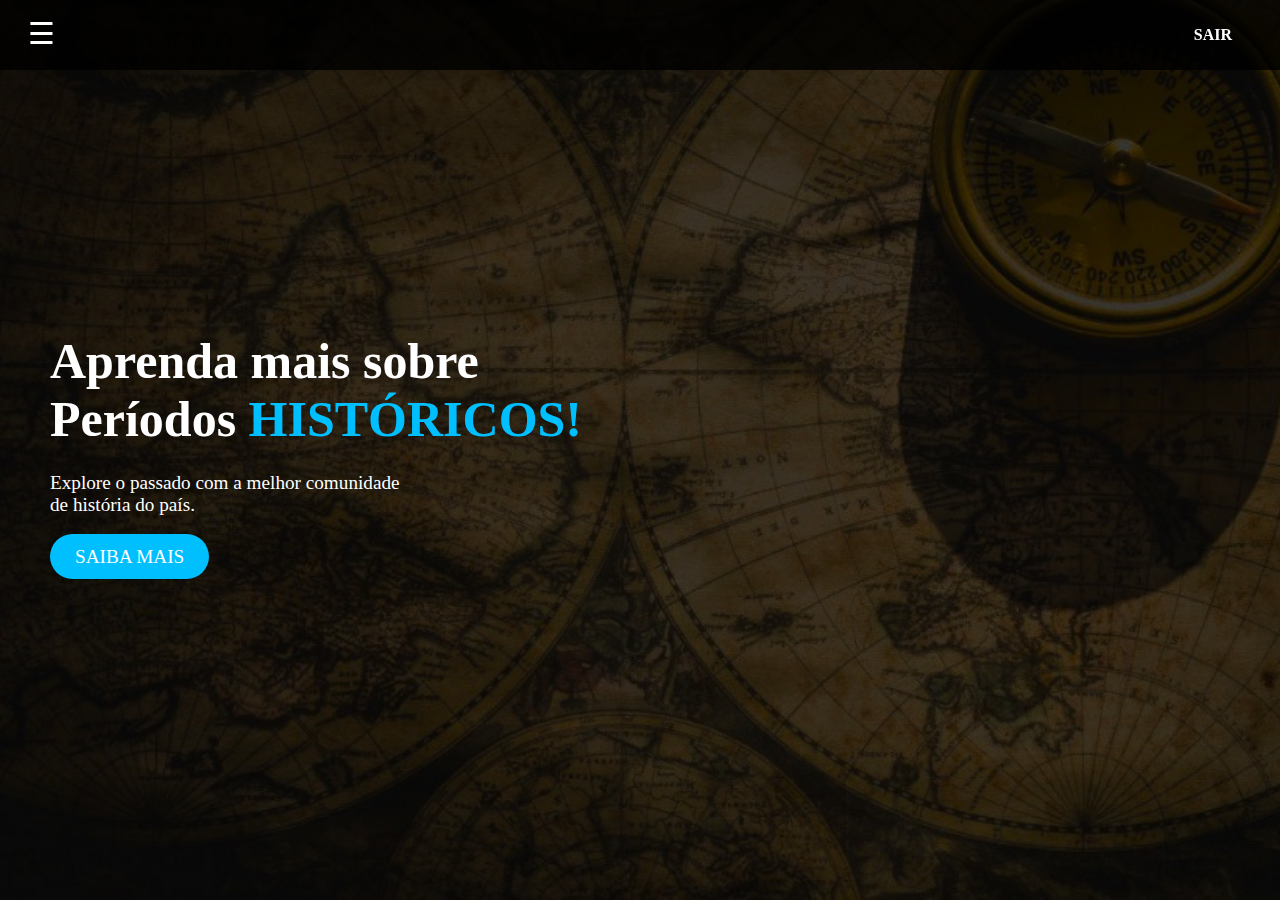
<file: Hist-ria-main/INDEX.html>
<!DOCTYPE html>
<html lang="pt-BR">
<head>
    <meta charset="UTF-8">
    <meta name="viewport" content="width=device-width, initial-scale=1.0">
    <title>Períodos Históricos</title>
    <link rel="stylesheet" href="css.css">
</head>
<body>
    <header>
        <div class="menu">
            <div class="menu-icon">&#9776;</div>
            <a href="login.html" class="login-link">SAIR</a>
        </div>
    </header>
    <section class="hero">
        <div class="overlay"></div>
        <div class="content">
            <h4>Aprenda mais sobre<br> Períodos <span class="highlight">HISTÓRICOS!</span></h4>
            <p>Explore o passado com a melhor comunidade<br> de história do país.</p>
            <a href="periodos.html" class="cta-button">SAIBA MAIS</a>

        </div>
    </section>
</body>
</html>
</file>
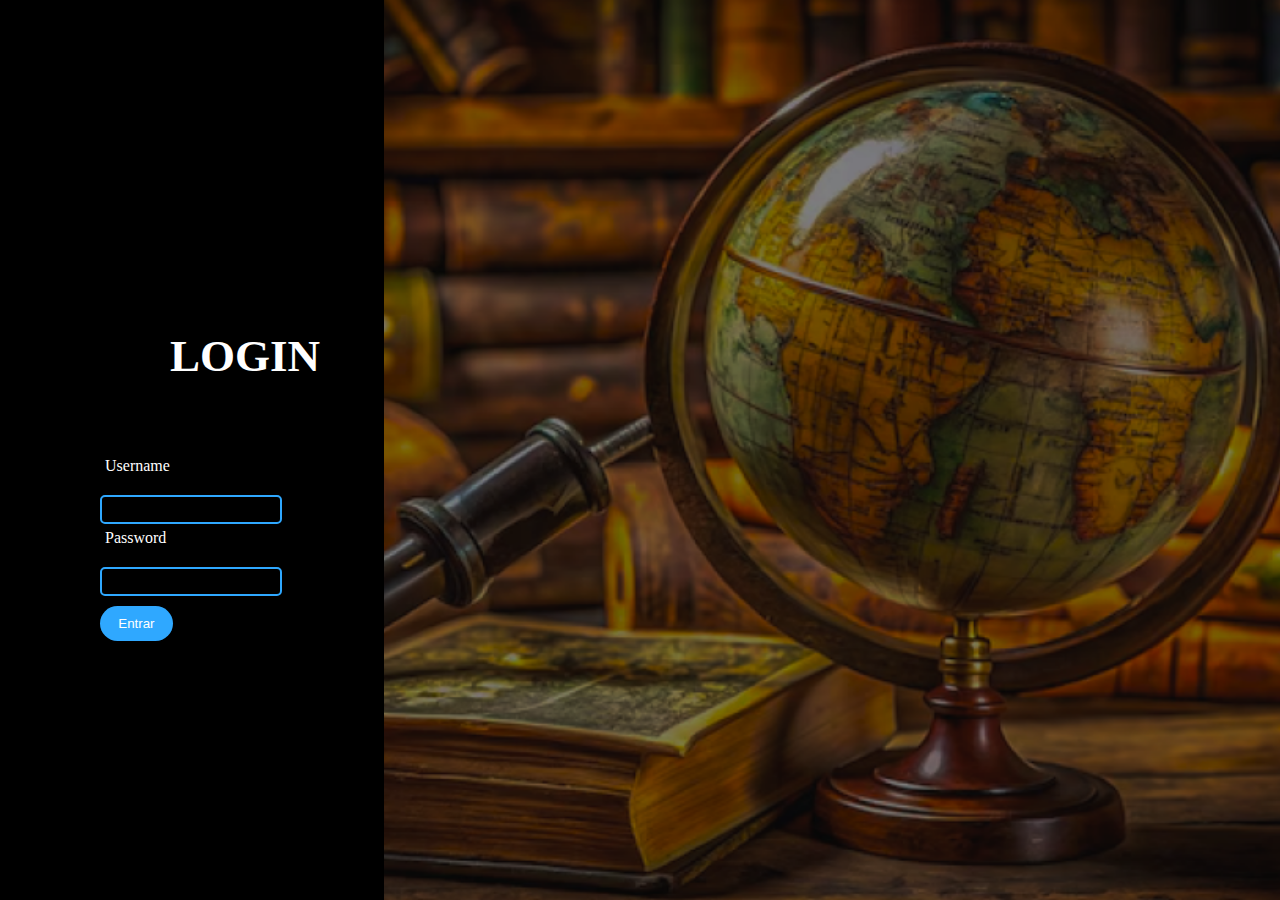
<file: Hist-ria-main/login.html>
<!DOCTYPE html>
<html lang="pt-BR">
<head>
    <meta charset="UTF-8">
    <meta name="viewport" content="width=device-width, initial-scale=1.0">
    <title>Login</title>
    <link rel="stylesheet" href="login.css">
</head>
<body>
    <div class="login-container">
        <div class="login-box">
            <h1>LOGIN</h1>
            <form id="loginForm">
                <label for="username">Username</label>
                <input type="text" id="username" name="username" placeholder="" required>

                <label for="password">Password</label>
                <input type="password" id="password" name="password" placeholder="" required>

                <button type="submit">Entrar</button>
            </form>
        </div>
        <div class="image-box"></div>
    </div>

    <script>
        document.getElementById('loginForm').addEventListener('submit', function(event) {
            event.preventDefault(); 

            const username = document.getElementById('username').value;
            const password = document.getElementById('password').value;

            if (username === "AlunoSesi" && password === "707070") {
                window.location.href = "INDEX.html"; 
            } else {
                alert("Usuário ou senha incorretos.");
            }
        });
    </script>
</body>
</html>
</file>
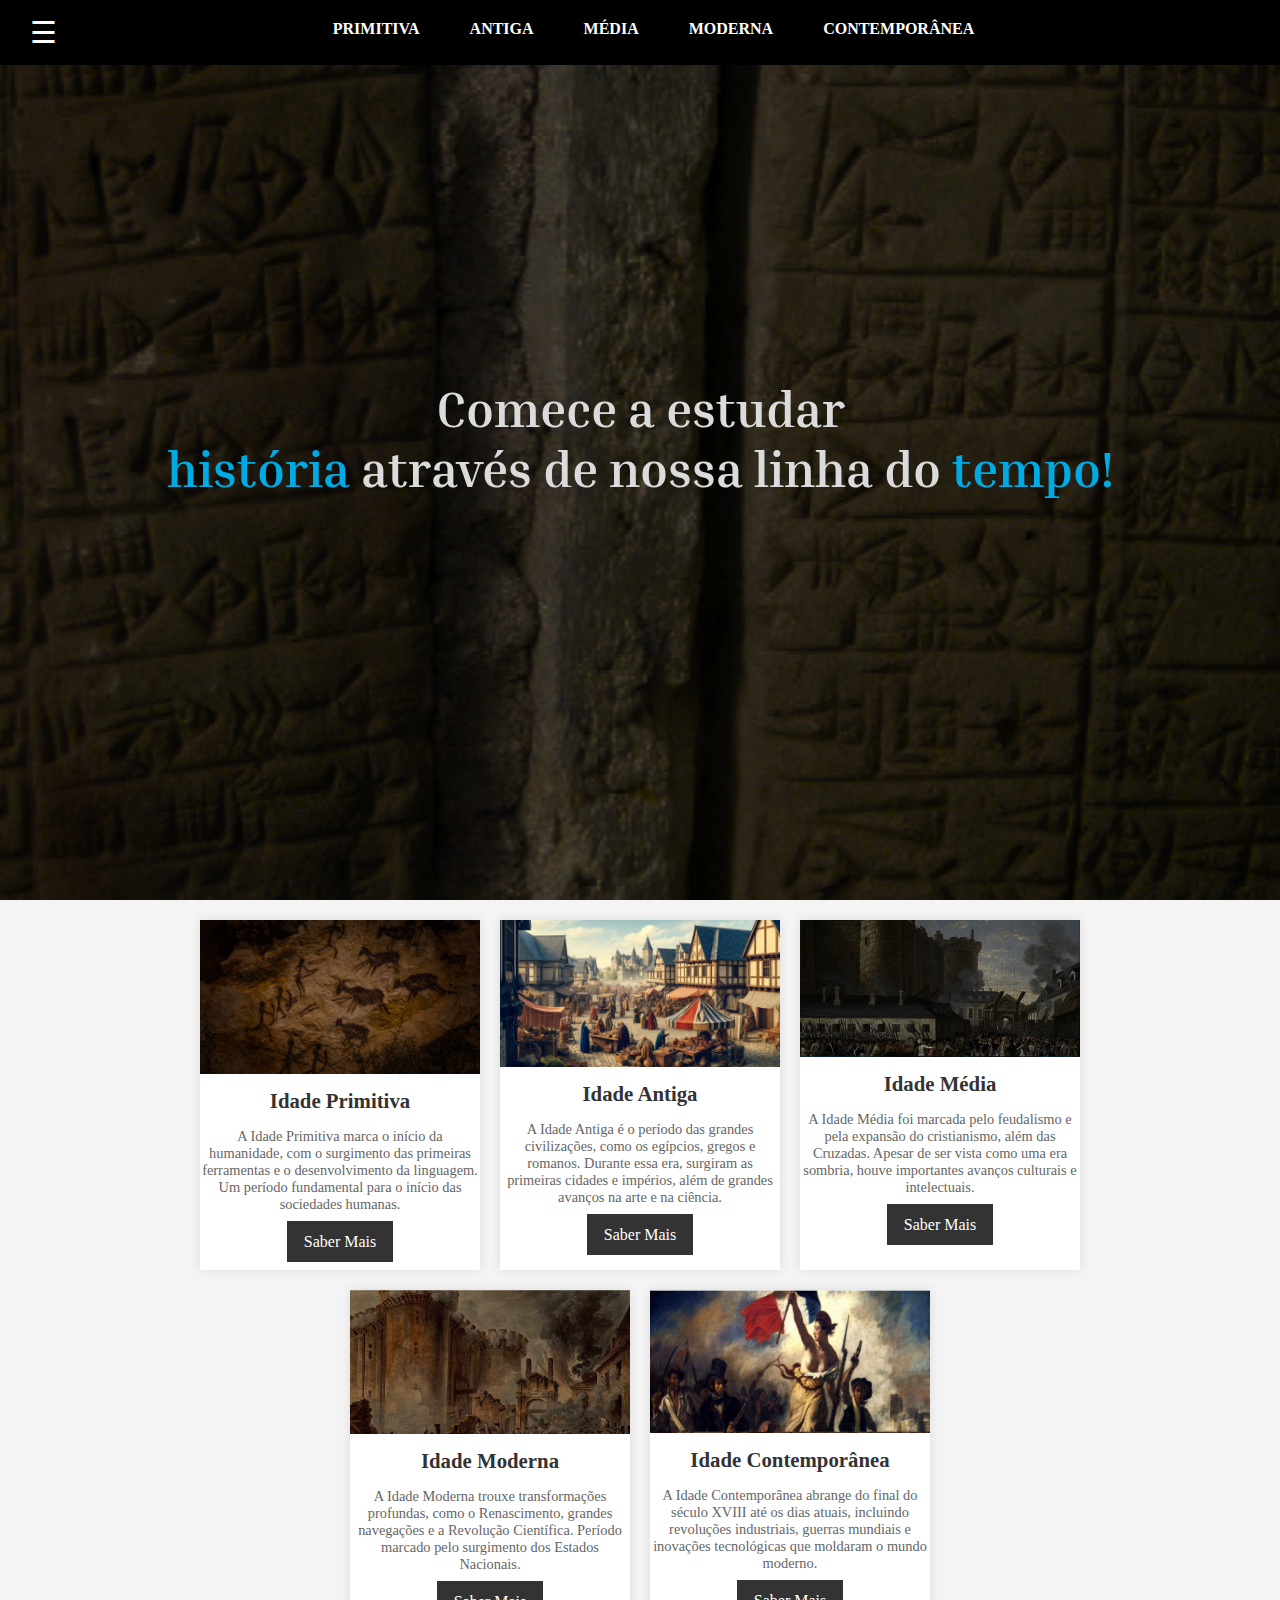
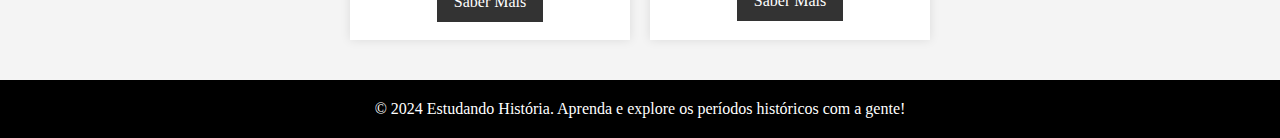
<file: Hist-ria-main/periodos.html>
<!DOCTYPE html>
<html lang="pt-BR">
<head>
    <meta charset="UTF-8">
    <meta name="viewport" content="width=device-width, initial-scale=1.0">
    <title>Períodos Históricos</title>
    <link rel="stylesheet" href="periodos.css">
    <link href="https://fonts.googleapis.com/css2?family=Inria+Serif:wght@400;700&display=swap" rel="stylesheet">
</head>
<body>

    <!-- Header atualizado -->
    <header>
        <div class="menu">
            <div class="menu-icon">&#9776;</div> <!-- Ícone do menu -->
            <nav>
                <a href="#primitiva">PRIMITIVA</a>
                <a href="#antiga">ANTIGA</a>
                <a href="#media">MÉDIA</a>
                <a href="#moderna">MODERNA</a>
                <a href="#contemporanea">CONTEMPORÂNEA</a>
            </nav>
        </div>
    </header>

    <section class="hero">
        <div class="overlay"></div>
        <div class="content">
            <h4>Comece a estudar<br><span class="highlight">história</span> através de nossa linha do <span class="highlight">tempo!</span></h4>
        </div>
    </section>

    <section class="main-content">
        <div class="content-box">
            <img src="./img/histor.jpg" alt="Imagem 1">
            <h2>Idade Primitiva</h2>
            <p>A Idade Primitiva marca o início da humanidade, com o surgimento das primeiras ferramentas e o desenvolvimento da linguagem. Um período fundamental para o início das sociedades humanas.</p>
            <a href="pre-historia.html" class="button">Saber Mais</a>
        </div>
        <div class="content-box">
            <img src="./img/hiss.jpg" alt="Imagem 2">
            <h2>Idade Antiga</h2>
            <p>A Idade Antiga é o período das grandes civilizações, como os egípcios, gregos e romanos. Durante essa era, surgiram as primeiras cidades e impérios, além de grandes avanços na arte e na ciência.</p>
            <a href="pre-historia.html" class="button">Saber Mais</a>
        </div>
        <div class="content-box">
            <img src="./img/idademedia.jpg" alt="Imagem da Idade Média">
            <h2>Idade Média</h2>
            <p>A Idade Média foi marcada pelo feudalismo e pela expansão do cristianismo, além das Cruzadas. Apesar de ser vista como uma era sombria, houve importantes avanços culturais e intelectuais.</p>
            <a href="pre-historia.html" class="button">Saber Mais</a>
        </div>
        <div class="content-box">
            <img src="./img/iadademoderna.jpg" alt="Imagem da Idade Moderna">
            <h2>Idade Moderna</h2>
            <p>A Idade Moderna trouxe transformações profundas, como o Renascimento, grandes navegações e a Revolução Científica. Período marcado pelo surgimento dos Estados Nacionais.</p>
            <a href="pre-historia.html" class="button">Saber Mais</a>
        </div>
        <div class="content-box">
            <img src="./img/conteporania.png" alt="Imagem da Idade Contemporânea">
            <h2>Idade Contemporânea</h2>
            <p>A Idade Contemporânea abrange do final do século XVIII até os dias atuais, incluindo revoluções industriais, guerras mundiais e inovações tecnológicas que moldaram o mundo moderno.</p>
            <a href="pre-historia.html" class="button">Saber Mais</a>
        </div>
    </section>

    <!-- Footer -->
    <footer>
        <p>&copy; 2024 Estudando História. Aprenda e explore os períodos históricos com a gente!</p>
    </footer>

</body>
</html>
</file>
<file: Hist-ria-main/css.css>
* {
    margin: 0;
    padding: 0;
    box-sizing: border-box;
}

body {
    
    background-color: #f4f4f4;
    width: 100vw; /* Garante que o site ocupe 100% da largura da janela */
    overflow-x: hidden; /* Remove a barra de rolagem horizontal, se houver */
}

header {
    position: fixed;
    top: 0;
    width: 100vw; /* Ocupa toda a largura da tela */
    padding: 16px 28px;
    display: flex;
    align-items: center;
    background-color: rgba(0, 0, 0, 0.8);
    z-index: 10;
}

.menu {
    display: flex;
    justify-content: space-between;
    width: 100%;
}

.menu-icon {
    font-size: 30px;
    color: white;
    cursor: pointer;
}

.login-link {
    color: #ffffff;
    text-decoration: none;
    font-size: 16px;
    font-weight: bold;
    padding: 10px 20px;
}

.hero {
    height: 100vh;
    background: url('img/hist.jpg') no-repeat center center/cover;
    display: flex;
    justify-content: flex-start;
    align-items: center;
    color: white;
    padding-left: 50px;
    position: relative;
    width: 100vw; /* Ocupa a largura total da tela */
}

.overlay {
    position: absolute;
    top: 0;
    left: 0;
    width: 100%;
    height: 100%;
    background: rgba(0, 0, 0, 0.4);
}

.content {
    z-index: 1;
}

h4 {
    font-size: 50px;
    margin-bottom: 24px;
}

.highlight {
    color: #00bfff;
}

p {
    font-size: 1.2em;
    margin-bottom: 30px;
}

.cta-button {
    padding: 12px 25px;
    background-color: #00bfff;
    color: white;
    text-transform: uppercase;
    border-radius: 50px;
    font-size: 1.2em;
    text-decoration: none;
}

.cta-button:hover {
    background-color: #008fbf;
}

.main-content {
    display: flex;
    justify-content: center;
    gap: 20px;
    flex-wrap: wrap;
    padding: 20px;
    max-width: 1200px; /* Limita a largura máxima do conteúdo */
    margin: 0 auto; /* Centraliza o conteúdo */
}

.content-box {
    background-color: #fff;
    padding: 20px;
    box-shadow: 0 0 10px rgba(0, 0, 0, 0.1);
    max-width: 300px;
    text-align: center;
}

.content-box img {
    max-width: 100%;
    height: auto;
    display: block;
    margin-bottom: 15px;
}

.content-box h2 {
    font-size: 1.3rem;
    margin-bottom: 15px;
}

.content-box p {
    font-size: 0.9rem;
    color: #666;
    margin-bottom: 20px;
}

button {
    background-color: #000;
    color: #fff;
    border: none;
    padding: 10px 15px;
    cursor: pointer;
    transition: background-color 0.3s ease;
}

button:hover {
    background-color: #333;
}

/* Media Query para Responsividade */
@media (max-width: 768px) {
    .main-content {
        flex-direction: column;
        align-items: center;
    }
}
</file>
<file: Hist-ria-main/login.css>
* {
    box-sizing: border-box;
    margin: 0;
    padding: 0;
}

body {
    display: flex;
    height: 100vh;
}

.login-container {
    display: flex;
    width: 100%;
}

.login-box {
    width: 30%; /* Largura da barra de login */
    height: 100%;
    background-color: black;
    color: white;
    padding: 100px;
    display: flex;
    flex-direction: column;
    justify-content: center;
    border-right: 2px solid #000000; /* Borda à direita da caixa de login */
}

.login-box h1 {
    text-align: center;
    margin: 70px;
    font-size: 45px;
 

}

.input-container {
    margin-bottom: 15px; /* Espaço entre os campos de entrada */
}

label {
    margin-bottom: 5px;
    padding: 5px;
    display: block; /* Garante que o label ocupe uma linha inteira */
}

input[type="text"],
input[type="password"] {
    padding: 5px; /* Diminuindo o padding para reduzir a altura */
    border: 2px solid #2FA8FF; /* Cor das bordas dos campos de entrada */
    border-radius: 5px;
    color: white; /* Cor do texto dentro dos campos */
    background-color: black; /* Fundo preto para os campos de entrada */
    width: 100%; /* Faz com que os campos tenham uma largura de 90% */
    margin-top: 10px; /* Espaço acima do campo de entrada */
}

button {
    padding: 10px;
    background-color: #2FA8FF; /* Cor do botão */
    border: none;
    border-radius: 100px;
    color: white;
    cursor: pointer;
    margin-top: 10px; /* Espaço acima do botão */
    width: 40%; /* Botão ocupa toda a largura da barra */
    text-align: center
}

button:hover {
    background-color: #1c7a9c; /* Cor do botão ao passar o mouse */
}

.image-box {
    flex: 1; /* A imagem ocupa o espaço restante */
    background-image: url('img/loginhistoria2.png'); /* URL da imagem de fundo */
    background-size: cover; /* A imagem cobre toda a área */
    background-position: center; /* A imagem é centralizada */
}
</file>
<file: Hist-ria-main/periodos.css>
/* Reset básico */
* {
    margin: 0;
    padding: 0;
    box-sizing: border-box;
}

body {
   
    background-color: #f4f4f4;
    width: 100vw;
    overflow-x: hidden;
}

/* Header */
header {
    display: flex; /* Usar flexbox para o alinhamento */
    align-items: center; /* Centralizar verticalmente */
    background-color: #000; /* Fundo preto */
    color: white;
    padding: 15px 30px; /* Ajuste o padding conforme necessário */
    position: fixed;
    top: 0;
    width: 100%;
    z-index: 1000;
}

.menu {
    display: flex;
    align-items: center; /* Centralizar verticalmente */
    width: 100%; /* Faz com que o menu ocupe toda a largura do header */
}

.menu-icon {
    font-size: 30px;
    color: white;
    cursor: pointer;
}

nav {
    display: flex; /* Usar flexbox para os links */
    justify-content: center; /* Centralizar os links horizontalmente */
    gap: 20px; /* Espaço entre os links */
    flex-grow: 1; /* Permitir que o nav ocupe o espaço disponível */
}

header a {
    color: #fff;
    text-decoration: none;
    font-size: 16px;
    font-weight: bold;
    padding: 0 15px;
}

header a:hover {
    color: #00bfff; /* Cor do texto ao passar o mouse */
}

header a::after {
    content: '';
    display: block;
    width: 0;
    height: 2px;
    background: #00bfff; /* Sublinhar azul claro */
    transition: width 0.3s;
    margin-top: 5px;
}

header a:hover::after {
    width: 100%; /* Efeito de sublinhado ao passar o mouse */
}

/* Seção Hero */
.hero {
    height: 100vh;
    background: url('img/periodos.png') no-repeat center center/cover;
    display: flex;
    justify-content: center;
    align-items: center;
    text-align: center;
    color: white;
    position: relative;
    width: 100vw;
}

.overlay {
    position: absolute;
    top: 0;
    left: 0;
    width: 100%;
    height: 100%;
    background: rgba(0, 0, 0, 0.1); /* Tornando o overlay mais claro */
}

.content h4 {
    font-family: 'Inria Serif', serif;
    font-size: 50px;
    margin-bottom: 24px;
    color: #f4f4f4; /* Cor mais clara para o texto */
}

.highlight {
    color: #00bfff;
}

/* Seção Principal */
.main-content {
    display: flex;
    justify-content: center;
    gap: 20px;
    flex-wrap: wrap;
    padding: 20px;
    max-width: 1200px;
    margin: 0 auto;
    
}

.content-box {
    background-color: #fff;
    padding: 0px;
    box-shadow: 0 0 10px rgba(0, 0, 0, 0.1);
    max-width: 280px;
    text-align: center;
    height: 350px;
}

.content-box img {
    max-width: 100%;
    height: auto;
    display: block;
    margin-bottom: 15px;
}

.content-box h2 {
    font-size: 1.3rem;
    margin-bottom: 15px;
    color: #333; /* Tornando os títulos mais escuros para contraste */
}

.content-box p {
    font-size: 0.9rem;
    color: #666;
    margin-bottom: 20px;
}

.button {
    background-color: #333; /* Cor mais clara para o botão */
    color: #fff;
    border: none;
    padding: 12px 17px;
    cursor: pointer;
    transition: background-color 0.3s ease;
    text-decoration: none;
}

.button:hover {
    background-color: #555; /* Tom mais claro no hover */
}

/* Estilos do Footer */
footer {
    background-color: #000; /* Fundo escuro para o footer */
    color: white; /* Texto branco */
    text-align: center; /* Centraliza o texto */
    padding: 20px; /* Espaçamento interno */
    position: relative; /* Para evitar sobreposição */
    bottom: 0; /* Coloca o footer na parte inferior */
    width: 100%; /* Largura total */
    margin-top: 20px; /* Espaçamento acima do footer */
}

/* Media Query para Responsividade */
@media (max-width: 768px) {
    .main-content {
        flex-direction: column;
        align-items: center;
    }
}
</file>
